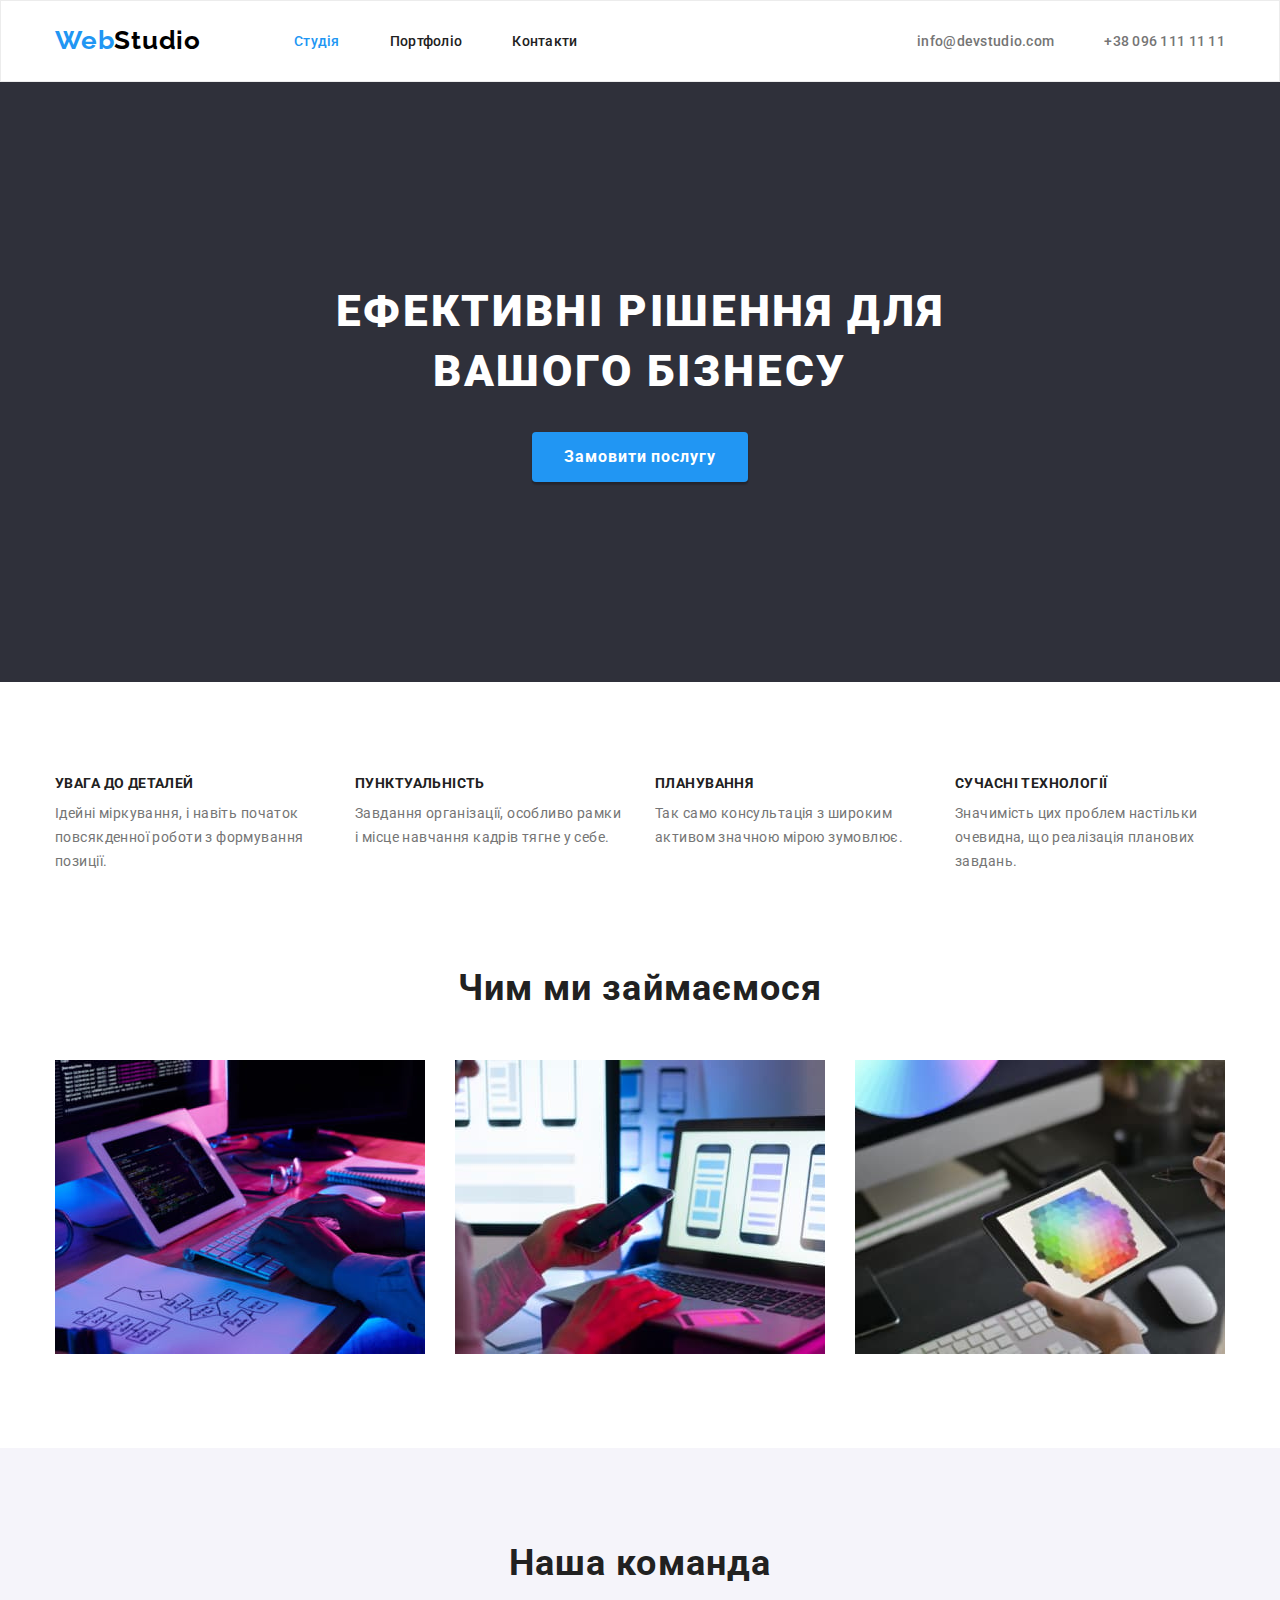
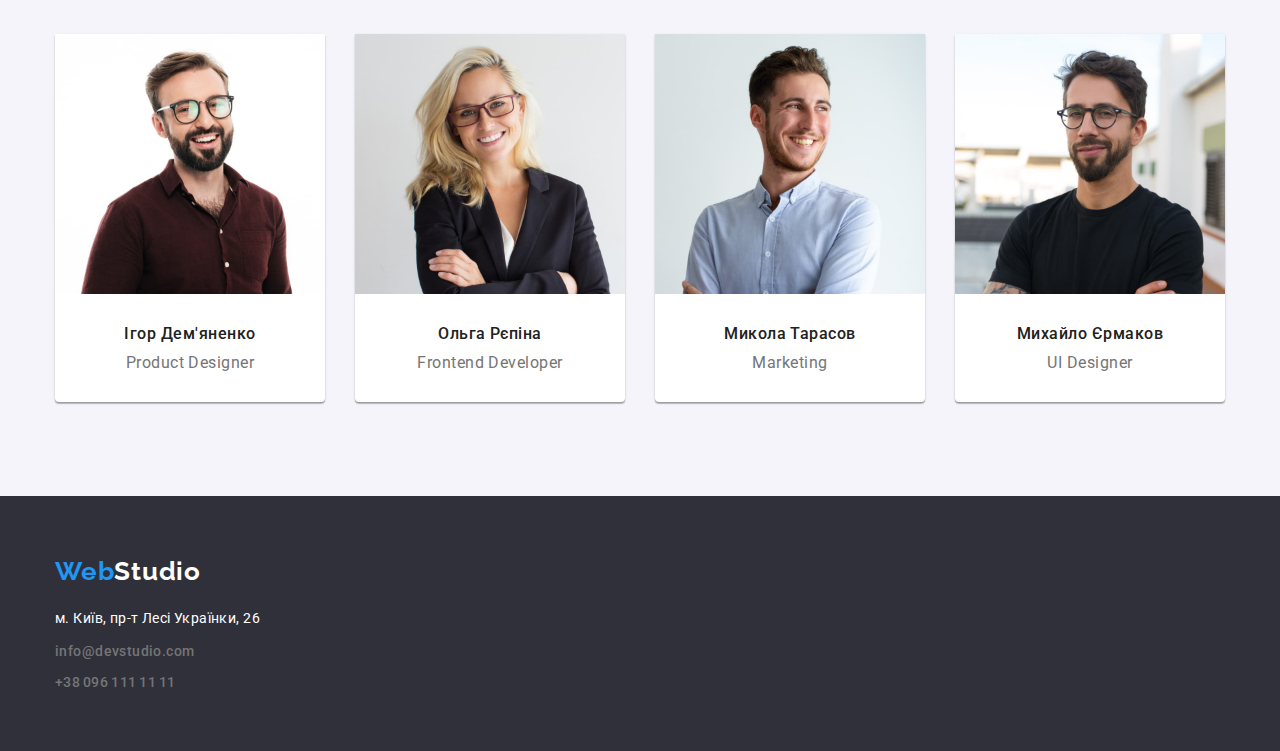
<file: index.html>
<!DOCTYPE html>
<html lang="uk">

<head>
    <meta charset="UTF-8">
    <meta http-equiv="X-UA-Compatible" content="IE=edge">
    <meta name="viewport" content="width=device-width, initial-scale=1.0">
    <title>WebStudio</title>
    <link rel="stylesheet" href="https://cdn.jsdelivr.net/npm/modern-normalize@1.1.0/modern-normalize.min.css">
    <link rel="preconnect" href="https://fonts.googleapis.com">
    <link rel="preconnect" href="https://fonts.gstatic.com" crossorigin>
    <link
        href="https://fonts.googleapis.com/css2?family=Raleway:wght@700&family=Roboto:wght@400;500;700;900&display=swap"
        rel="stylesheet">
    <link rel="stylesheet" href="./css/styles.css">
</head>

<body>
    <!--Hero-->
    <header class="page-header">
        <div class="container page-header-container">
            <nav class="page-nav">
                <a href="./index.html" class="logo-header link">Web<span class="logo-header-studio">Studio</span></a>
                <ul class="menu list">
                    <li class="menu-item">
                        <a href="./index.html" class="menu-link link current">Студія</a>
                    </li>
                    <li class="menu-item">
                        <a href="./portfolio.html" class="menu-link link">Портфоліо</a>
                    </li>
                    <li class="menu-item">
                        <a href="#" class="menu-link link">Контакти</a>
                    </li>
                </ul>
            </nav>
            <ul class="list list-header">
                <li>
                    <a href="mailto:info@devstudio.com" class="mail link">info@devstudio.com</a>
                </li>
                <li><a href="tel:+380961111111" class="phone link">+38 096 111 11 11</a></li>
            </ul>
        </div>
    </header>
    <main>
        <!--The Vision Section #1-->
        <section class="hero">
            <div class="container">
                <h1 class="main-header">Ефективні рішення для вашого бізнесу</h1>
                <button class="hero-btn current" type="button">Замовити послугу</button>
            </div>
        </section>
        <!--The Benefits section #2-->
        <section class="section">
            <!--This Header will be hidden-->
            <h2 class="visually-hidden">Наші переваги</h2>
            <div class="container">
                <ul class="benefits-list list">
                    <li class="benefits-list-item">
                        <h3 class=" section-two-header">УВАГА ДО ДЕТАЛЕЙ</h3>
                        <p class="section-two-text">Ідейні міркування, і навіть початок повсякденної роботи з формування
                            позиції.</p>
                    </li>
                    <li class="benefits-list-item">
                        <h3 class="section-two-header">ПУНКТУАЛЬНІСТЬ</h3>
                        <p class="section-two-text">Завдання організації, особливо рамки і місце навчання кадрів тягне у
                            себе.</p>
                    </li>
                    <li class="benefits-list-item">
                        <h3 class="section-two-header">ПЛАНУВАННЯ</h3>
                        <p class="section-two-text">Так само консультація з широким активом значною мірою зумовлює.</p>
                    </li>
                    <li class="benefits-list-item">
                        <h3 class="section-two-header">СУЧАСНІ ТЕХНОЛОГІЇ</h3>
                        <p class="section-two-text">Значимість цих проблем настільки очевидна, що реалізація планових
                            завдань.</p>
                    </li>
                </ul>
            </div>
        </section>
        <!--The Picture section #3-->
        <section class="section section-three">
            <div class="container">
                <h2 class="section-title">Чим ми займаємося</h2>
                <ul class="picture-list list">
                    <li>
                        <img src="./images/box1.jpg" alt="Набор коду на компьютері" width="370">
                    </li>
                    <li>
                        <img src="./images/box2.jpg" alt="Розробка мобільного інтерфейсу" width="370">
                    </li>
                    <li>
                        <img src="./images/box3.jpg" alt="Розробка додатку на планшеті" width="370">
                    </li>
                </ul>
            </div>
        </section>
        <section class="section section-four">
            <!--The Teams section #4-->
            <div class="container">
                <h2 class="section-title">Наша команда</h2>
                <ul class="cards-list list">
                    <li class="team-card">
                        <img src="./images/team/member1.jpg" alt="Ігор Дем'яненко" width="270">
                        <h3 class="section-four-manager">Ігор Дем'яненко</h3>
                        <p class="section-four-position">Product Designer</p>
                    </li>
                    <li class="team-card">
                        <img src="./images/team/member2.jpg" alt="Ольга Репіна" width="270">
                        <h3 class="section-four-manager">Ольга Рєпіна</h3>
                        <p class="section-four-position">Frontend Developer</p>
                    </li>
                    <li class="team-card">
                        <img src="./images/team/member3.jpg" alt="Микола Тарасов" width="270">
                        <h3 class="section-four-manager">Микола Тарасов</h3>
                        <p class="section-four-position">Marketing</p>
                    </li>
                    <li class="team-card">
                        <img src="./images/team/member4.jpg" alt="Михайло Єрмаков" width="270">
                        <h3 class="section-four-manager">Михайло Єрмаков</h3>
                        <p class="section-four-position">UI Designer</p>
                    </li>
                </ul>
            </div>
        </Section>
    </main>
    <footer class="footer">
        <div class="container">
            <a href="./index.html" class="logo-footer link">Web<span class="logo-footer-studio">Studio</span></a>
            <address class="address-footer address">
                <ul class="list">
                    <li class="footer-li"><a class="address-link link" href="https://goo.gl/maps/CPtrU1FHBa2aNyZL9 "
                            target="_blank" rel="noopener noreferrer nofollow">м. Київ, пр-т Лесі
                            Українки, 26</a>
                    <li class="footer-li footer-list"><a href="mailto:info@devstudio.com" class="mail link">
                            info@devstudio.com</a></li>
                    <li class="footer-li"><a href="tel:+380961111111" class="phone link">+38 096 111 11 11</a></li>
                </ul>
            </address>
        </div>

    </footer>
</body>

</html>
</file>
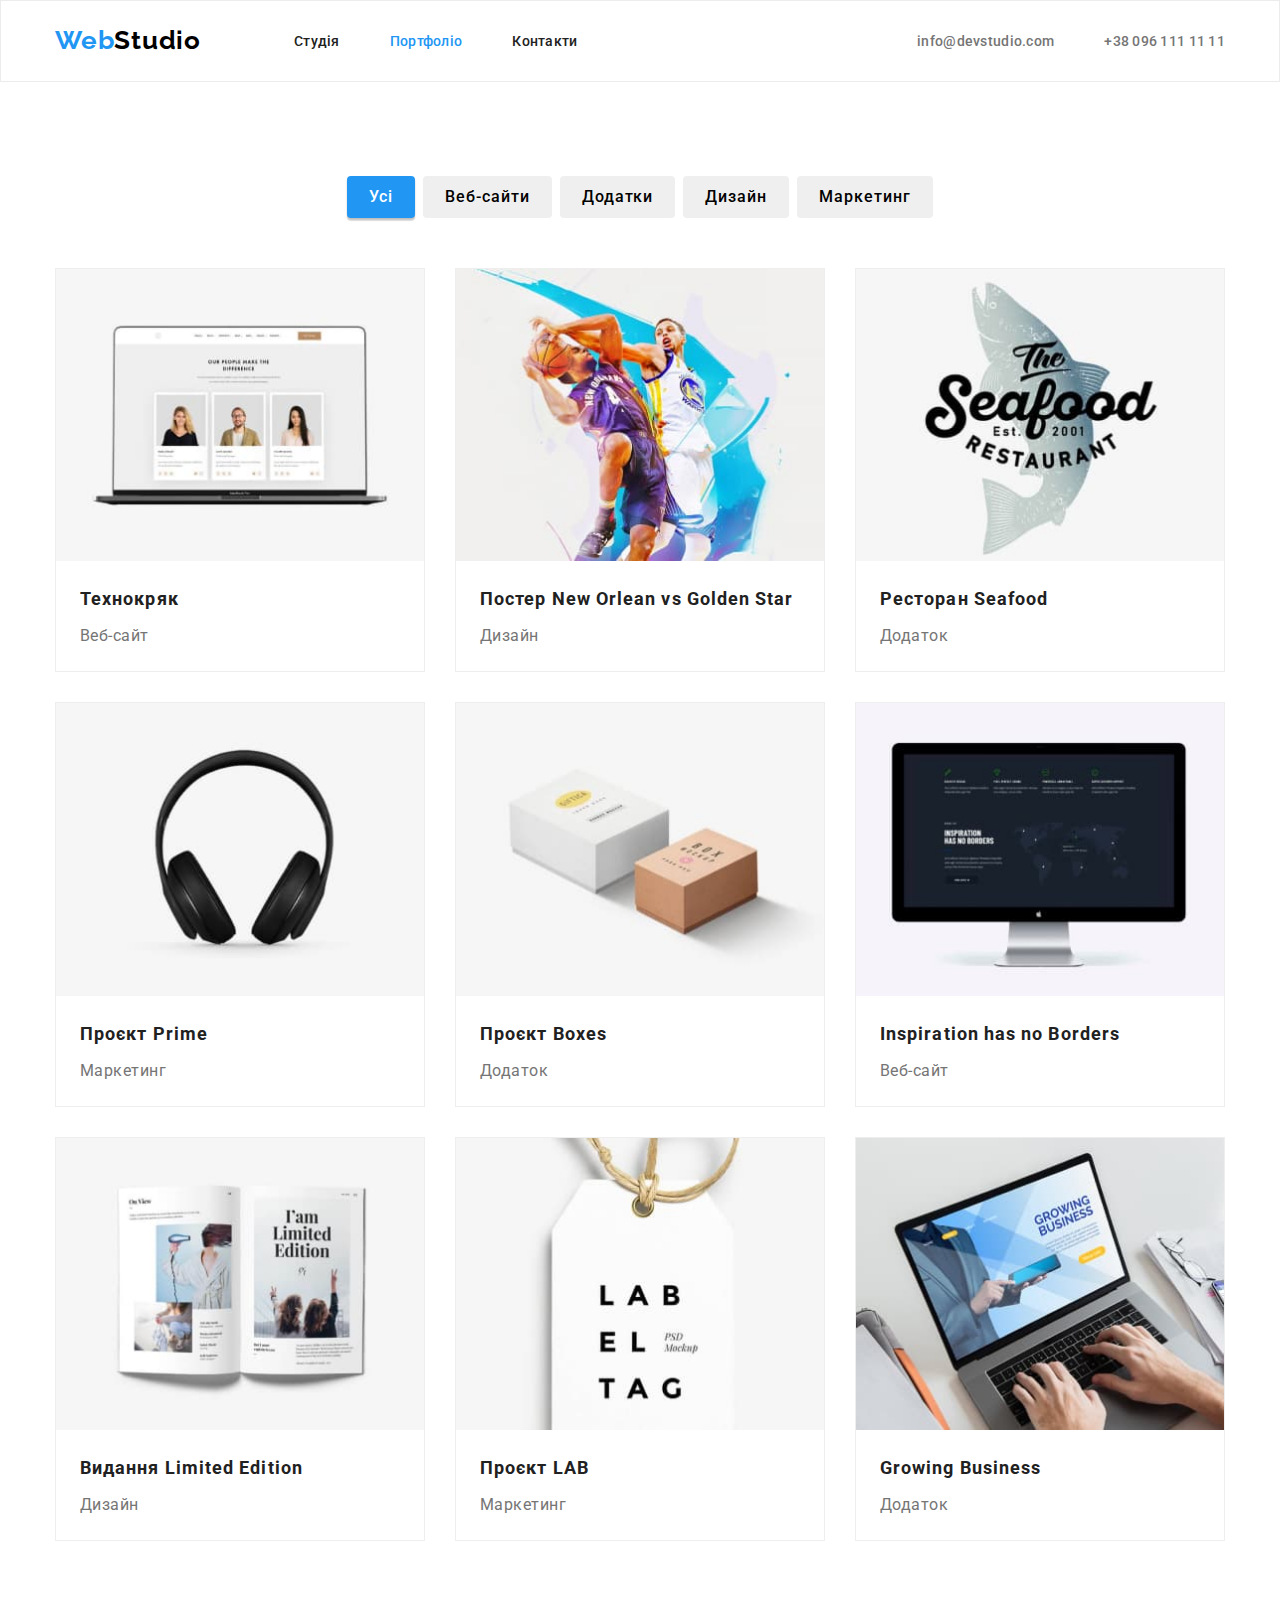
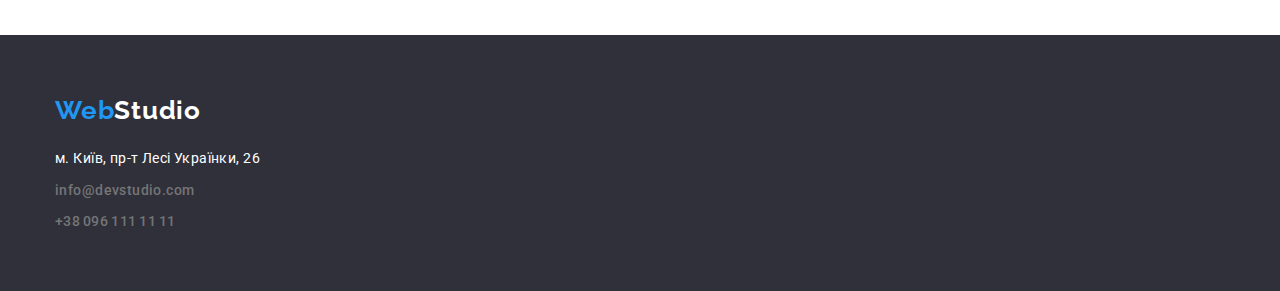
<file: portfolio.html>
<!DOCTYPE html>
<html lang="uk">

<head>
    <meta charset="UTF-8">
    <meta http-equiv="X-UA-Compatible" content="IE=edge">
    <meta name="viewport" content="width=device-width, initial-scale=1.0">
    <title>Portfolio</title>
    <link rel="stylesheet" href="https://cdn.jsdelivr.net/npm/modern-normalize@1.1.0/modern-normalize.min.css">
    <link rel="preconnect" href="https://fonts.googleapis.com">
    <link rel="preconnect" href="https://fonts.gstatic.com" crossorigin>
    <link
        href="https://fonts.googleapis.com/css2?family=Raleway:wght@700&family=Roboto:wght@400;500;700;900&display=swap"
        rel="stylesheet">
    <link rel="stylesheet" href="./css/styles.css">
</head>

<body>
    <header class="page-header">
        <div class="container page-header-container">
            <nav class="page-nav">
                <a href="./index.html" class="logo-header link">Web<span class="logo-header-studio">Studio</span></a>
                <ul class="menu list">
                    <li class="menu-item">
                        <a href="./index.html" class="menu-link link">Студія</a>
                    </li>
                    <li class="menu-item">
                        <a href="./portfolio.html" class="menu-link link current">Портфоліо</a>
                    </li>
                    <li class="menu-item">
                        <a href="#" class="menu-link link">Контакти</a>
                    </li>
                </ul>
            </nav>
            <ul class="list list-header">
                <li>
                    <a href="mailto:info@devstudio.com" class="mail link">info@devstudio.com</a>
                </li>
                <li><a href="tel:+380961111111" class="phone link">+38 096 111 11 11</a></li>
            </ul>
        </div>
    </header>
    <main>
        <!--Main Section-->
        <section class="section">
            <!--This Header will be hidden-->
            <div class="container">
                <h1 class="visually-hidden">Портфоліо проектів</h1>
                <ul class="filters list">
                    <li><button class="open-btn current" type="button">Усі</button></li>
                    <li><button class="open-btn" type="button">Веб-сайти</button></li>
                    <li><button class="open-btn" type="button">Додатки</button></li>
                    <li><button class="open-btn" type="button">Дизайн</button></li>
                    <li><button class="open-btn" type="button">Маркетинг</button></li>
                </ul>
                <ul class="cards-portfolio-list list">
                    <li class="portfolio-item">
                        <a href="#" class="list-portfolio">
                            <img src="./images/portfolio/project1.jpg" alt="Фото і дані трьох девелоперів" width="370">
                            <div class="portfolio-item-title">
                                <h3 class="portfolio-header">Технокряк</h3>
                                <p class="potfolio-href">Веб-сайт</p>
                            </div>
                        </a>
                    </li>
                    <li class="portfolio-item">
                        <a href="#" class="list-portfolio">
                            <img src="./images/portfolio/project2.jpg" alt="Два баскетболісти" width="370">
                            <div class="portfolio-item-title">
                                <h3 class="portfolio-header">Постер New Orlean vs Golden Star</h3>
                                <p class="potfolio-href">Дизайн</p>
                            </div>
                        </a>
                    </li>
                    <li class="portfolio-item">
                        <a href="#" class="list-portfolio">
                            <img src="./images/portfolio/project3.jpg" alt="Логотип ресторану" width="370">
                            <div class="portfolio-item-title">
                                <h3 class="portfolio-header">Ресторан Seafood</h3>
                                <p class="potfolio-href">Додаток</p>
                            </div>
                        </a>
                    </li>
                    <li class="portfolio-item">
                        <a href="#" class="list-portfolio">
                            <img src="./images/portfolio/project4.jpg" alt="Зображення навушників" width="370">
                            <div class="portfolio-item-title">
                                <h3 class="portfolio-header">Проєкт Prime</h3>
                                <p class="potfolio-href">Маркетинг</p>
                            </div>
                        </a>
                    </li>
                    <li class="portfolio-item">
                        <a href="#" class="list-portfolio">
                            <img src="./images/portfolio/project5.jpg" alt="Зображення коробок" width="370">
                            <div class="portfolio-item-title">
                                <h3 class="portfolio-header">Проєкт Boxes</h3>
                                <p class="potfolio-href">Додаток</p>
                            </div>
                        </a>
                    </li>
                    <li class="portfolio-item">
                        <a href="#" class="list-portfolio">
                            <img src="./images/portfolio/project6.jpg" alt="Зображення монітору" width="370">
                            <div class="portfolio-item-title">
                                <h3 class="portfolio-header">Inspiration has no Borders</h3>
                                <p class="potfolio-href">Веб-сайт</p>
                            </div>
                        </a>
                    </li>
                    <li class="portfolio-item">
                        <a href="#" class="list-portfolio">
                            <img src="./images/portfolio/project7.jpg" alt="Розкрита книга" width="370">
                            <div class="portfolio-item-title">
                                <h3 class="portfolio-header">Видання Limited Edition</h3>
                                <p class="potfolio-href">Дизайн</p>
                            </div>
                        </a>
                    </li>
                    <li class="portfolio-item">
                        <a href="#" class="list-portfolio">
                            <img src="./images/portfolio/project8.jpg" alt="Логотип проекту LAB" width="370">
                            <div class="portfolio-item-title">
                                <h3 class="portfolio-header">Проєкт LAB</h3>
                                <p class="potfolio-href">Маркетинг</p>
                            </div>
                        </a>
                    </li>
                    <li class="portfolio-item">
                        <a href="#" class="list-portfolio">
                            <img src="./images/portfolio/project9.jpg" alt="Людина працює на ноутбуці" width="370">
                            <div class="portfolio-item-title">
                                <h3 class="portfolio-header">Growing Business</h3>
                                <p class="potfolio-href">Додаток</p>
                            </div>
                        </a>
                    </li>
                </ul>
            </div>
        </section>
    </main>
    <footer class="footer">
        <div class="container">
            <a href="./index.html" class="logo-footer link">Web<span class="logo-footer-studio">Studio</span></a>
            <address class="address-footer address">
                <ul class="list">
                    <li class="footer-li"><a class="address-link link" href="https://goo.gl/maps/CPtrU1FHBa2aNyZL9 "
                            target="_blank" rel="noopener noreferrer nofollow">м. Київ, пр-т Лесі
                            Українки, 26</a>
                    <li class="footer-li"><a href="mailto:info@devstudio.com" class="mail link">info@devstudio.com</a>
                    </li>
                    <li class="footer-li"><a href="tel:+380961111111" class="phone link">+38 096 111 11 11</a></li>
                </ul>
            </address>
        </div>

    </footer>
</body>

</html>
</file>
<file: css/styles.css>
:root {
  --primary-font: "Roboto", sans-serif;
  --secondary-font: "Raleway", sans-serif;
  --primary-text-color-theme-light: #212121;
  --secodary-text-color-theme-light: #757575;
  --primary-text-color-theme-dark: #ffffff;
  --bacground-text-color-theme-dark: #2f303a;
  --accent-color: #2196f3;
  --background-four-color: #f5f4fa;
  --background-color: #f5f5f5;
}

/* ===Resetting default styles=== */

h1,
h2,
h3,
p {
  margin-top: 0;
  margin-bottom: 0;
  padding-left: 0;
}

ul {
  margin-top: 0;
  margin-bottom: 0;
  padding-left: 0;
}

/* Text underlining remuving*/
.link,
.list-portfolio {
  text-decoration: none;
}

.list {
  list-style: none;
}

/* Opened tab effect*/
.page-nav .link.current {
  color: var(--accent-color);
}

/* Opened tab effect for buttons*/
.open-btn.current,
.hero-btn.current {
  color: #ffffff;
  background-color: #2196f3;
  box-shadow: 0px 3px 1px rgba(0, 0, 0, 0.1), 0px 1px 2px rgba(0, 0, 0, 0.08),
    0px 2px 2px rgba(0, 0, 0, 0.12);
}

/* Removing line spacing from images for index.html */

img {
  display: block;
  max-width: 100%;
  height: auto;
}

button {
  cursor: pointer;
}

address {
  font-style: normal;
}

body {
  color: var(--secodary-text-color-theme-light);
  font-family: var(--primary-font);
  font-size: 14px;
  line-height: 1.33;
  letter-spacing: 0.02em;
}

.container {
  width: 1200px;
  margin: 0 auto;
  padding-left: 15px;
  padding-right: 15px;
}
/* ===== Projects text&color styles ===== */

/* === Header ===*/
.page-header {
  border: 1px solid #ececec;
}
.page-header-container {
  display: flex;
  align-items: center;
}
.page-nav {
  display: flex;
  align-items: center;
}
.menu {
  display: flex;
  column-gap: 50px;
  align-items: center;
}
.list-header {
  display: flex;
  column-gap: 50px;
  margin-left: auto;
}
/* Logo blu part */
.logo-header {
  font-family: "Raleway", sans-serif;
  font-weight: 700;
  font-size: 26px;
  line-height: 1.19;
  letter-spacing: 0.03em;
  color: var(--accent-color);
  margin-right: 93px;
  padding-top: 24px;
  padding-bottom: 25px;
}

/* Logo black part */
.logo-header-studio {
  font-family: "Raleway";
  font-weight: 700;
  font-size: 26px;
  line-height: 1.19;
  letter-spacing: 0.03em;
  color: #000000;
}

/* Header hidding */
.visually-hidden {
  position: absolute;
  white-space: nowrap;
  width: 1px;
  height: 1px;
  overflow: hidden;
  border: 0;
  padding: 0;
  clip: rect(0 0 0 0);
  clip-path: inset(50%);
  margin: -1px;
}

.menu-link {
  font-weight: 500;
  color: #212121;
}

.menu-link:hover,
.menu-link:focus {
  color: var(--accent-color);
}

.mail {
  font-weight: 500;
  font-size: 14px;
  color: #757575;
}

.mail:hover,
.mail:focus {
  color: var(--accent-color);
}

.phone {
  font-weight: 500;
  font-size: 14px;
  color: #757575;
}

.phone:hover,
.phone:focus {
  color: var(--accent-color);
}

/* === Hero === */

.hero {
  padding-top: 200px;
  padding-bottom: 200px;
  text-align: center;
  background-color: var(--bacground-text-color-theme-dark);
}

.main-header {
  width: 696px;
  font-weight: 900;
  font-size: 44px;
  line-height: 1.36;
  text-align: center;
  letter-spacing: 0.06em;
  text-transform: uppercase;
  color: var(--primary-text-color-theme-dark);
  margin-left: auto;
  margin-right: auto;
  margin-bottom: 30px;
}

/* Buttons */
.hero-btn {
  font-weight: 700;
  font-size: 16px;
  line-height: 1.88;
  align-items: center;
  text-align: center;
  letter-spacing: 0.06em;
  box-shadow: 0px 4px 4px rgba(0, 0, 0, 0.15);
  border-radius: 4px;
  border: none;
  padding: 10px 32px;
  min-width: 216px;
  min-height: 50px;
}

.hero-btn:hover,
.hero-btn:focus {
  color: var(--primary-text-color-theme-dark);
  background-color: var(--accent-color);
}

.open-btn:hover,
.open-btn:focus {
  color: var(--primary-text-color-theme-dark);
  background-color: var(--accent-color);
}

/* === Benefits section #2 ===*/
/* Section two markup */
.section {
  padding-top: 94px;
  padding-bottom: 94px;
}
.benefits-list {
  display: flex;
  /* margin-bottom: 94px; */
}

.benefits-list-item {
  width: 270px;
}
.benefits-list-item:not(:last-child) {
  margin-right: 30px;
}
.section-two-header {
  font-size: 14px;
  line-height: 1.14;
  margin-bottom: 10px;
  letter-spacing: 0.03em;
  text-transform: uppercase;
  color: var(--primary-text-color-theme-light);
}

.section-two-text {
  line-height: 1.71;
  letter-spacing: 0.03em;
}

/* === Picture Section #3 ===*/

.section-three {
  padding-top: 0px;
}
.section-title {
  font-size: 36px;
  line-height: 1.17;
  margin-bottom: 50px;
  text-align: center;
  letter-spacing: 0.03em;
  color: var(--primary-text-color-theme-light);
}
.picture-list {
  display: flex;
  align-items: center;
  gap: 30px;
}
/* === Team Section #4 === */
.section-four {
  background-color: var(--background-four-color);
}
.cards-list {
  display: flex;
  gap: 30px;
}
.team-card {
  box-shadow: 0px 1px 3px rgba(0, 0, 0, 0.12), 0px 1px 1px rgba(0, 0, 0, 0.14),
    0px 2px 1px rgba(0, 0, 0, 0.2);
  border-radius: 0px 0px 4px 4px;
  background-color: var(--primary-text-color-theme-dark);
}
.section-four-manager {
  font-weight: 500;
  font-size: 16px;
  line-height: 1.19;
  text-align: center;
  letter-spacing: 0.03em;
  padding-top: 30px;
  margin-bottom: 10px;
  color: var(--primary-text-color-theme-light);
}

.section-four-position {
  font-size: 16px;
  line-height: 1.19;
  text-align: center;
  letter-spacing: 0.03em;
  padding-bottom: 30px;
}

/* Footer markup*/
.footer {
  padding-top: 60px;
  padding-bottom: 60px;
  background-color: var(--bacground-text-color-theme-dark);
}
.address-footer {
  margin-top: 20px;
}
.address-link {
  font-size: 14px;
  line-height: 1.71px;
  letter-spacing: 0.03em;
  color: var(--primary-text-color-theme-dark);
}

/* Logo footer blu*/
.logo-footer {
  font-family: "Raleway", sans-serif;
  font-weight: 700;
  font-size: 26px;
  line-height: 1.2;
  letter-spacing: 0.03em;
  color: var(--accent-color);
}

/* Logo footer white */
.logo-footer-studio {
  font-family: "Raleway", sans-serif;
  font-weight: 700;
  font-size: 26px;
  line-height: 1.19;
  letter-spacing: 0.03em;
  color: var(--primary-text-color-theme-dark);
}
.footer-li:not(:last-child) {
  margin-bottom: 9px;
  line-height: 1.7;
  letter-spacing: 0.03em;
}
/* === Portfolio tab css === */

.list-portfolio {
  color: var(--secodary-text-color-theme-light);
}

.portfolio-header {
  font-size: 18px;
  line-height: 2;
  letter-spacing: 0.06em;
  margin-bottom: 4px;
  color: var(--primary-text-color-theme-light);
}
.potfolio-href {
  font-weight: 400;
  font-size: 16px;
  line-height: 1.88;
  letter-spacing: 0.03em;
}

.filters {
  display: flex;
  gap: 8px;
  justify-content: center;
  margin-bottom: 50px;
}

.open-btn {
  font-weight: 500;
  font-size: 16px;
  line-height: 1.88;
  align-items: center;
  text-align: center;
  letter-spacing: 0.06em;
  border-radius: 4px;
  border: none;
  padding: 6px 22px;
}

.cards-portfolio-list {
  display: flex;
  flex-wrap: wrap;
  gap: 30px;
}
.portfolio-item {
  width: calc((100% - 60px) / 3);
  border: 1px solid #eeeeee;
}
.portfolio-item-title {
  padding: 20px 24px;
}
</file>
